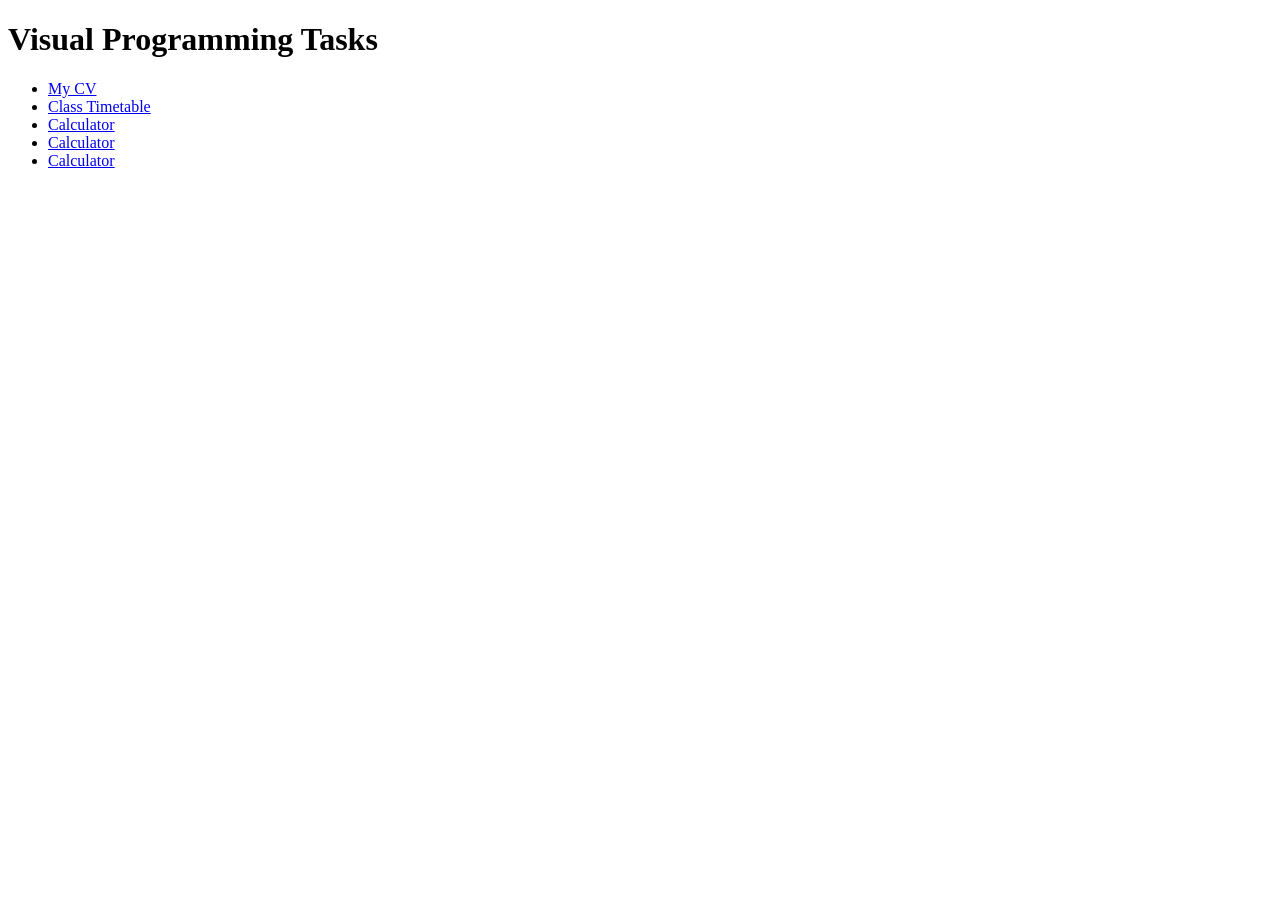
<file: index.html>
<!DOCTYPE html>
<html>
<head>
    <title>Visual Programming Task</title>
</head>
<body>

<h1> Visual Programming Tasks</h1>

<ul>
    <li><a href="cv.html">My CV</a></li>
    <li><a href="timetable.html">Class Timetable</a></li>
    <li><a href="calculator.html">Calculator</a></li>
     <li><a href="fbLoginPage.html">Calculator</a></li>
     <li><a href="fbhomepage.html">Calculator</a></li>
</ul>

</body>
</html>
</file>
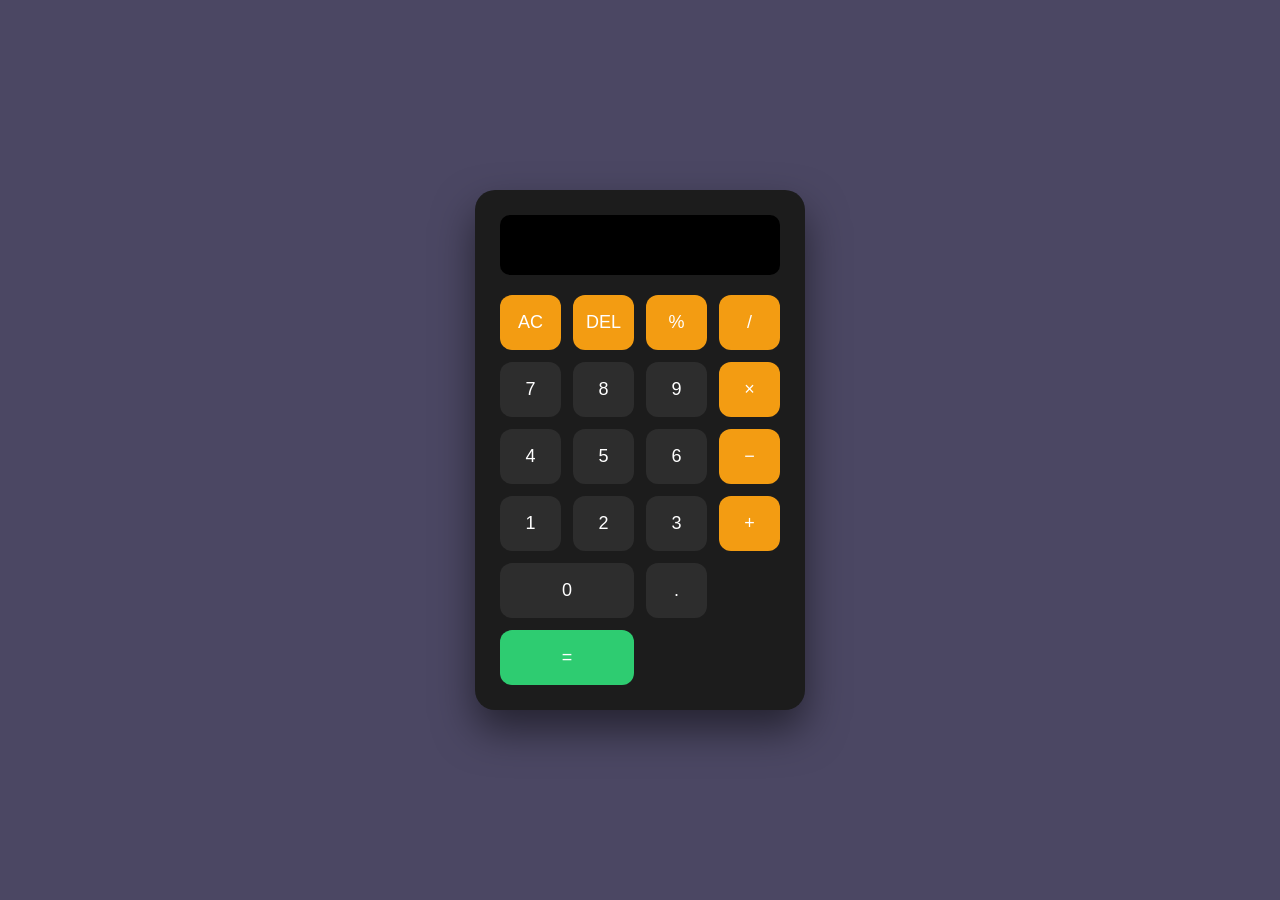
<file: calculator.html>
<!DOCTYPE html>
<html>
<head>
    <title>Calculator</title>
    <link rel="stylesheet" href="calculator.css">
</head>
<body>

<div class="calculator">
    <div class="display"></div>

    <div class="buttons">
        <button class="operator">AC</button>
        <button class="operator">DEL</button>
        <button class="operator">%</button>
        <button class="operator">/</button>

        <button class="number">7</button>
        <button class="number">8</button>
        <button class="number">9</button>
        <button class="operator">×</button>

        <button class="number">4</button>
        <button class="number">5</button>
        <button class="number">6</button>
        <button class="operator">−</button>

        <button class="number">1</button>
        <button class="number">2</button>
        <button class="number">3</button>
        <button class="operator">+</button>

        <button class="number zero">0</button>
        <button class="number">.</button>
        <button class="equal">=</button>
    </div>
</div>

</body>
</html>
</file>
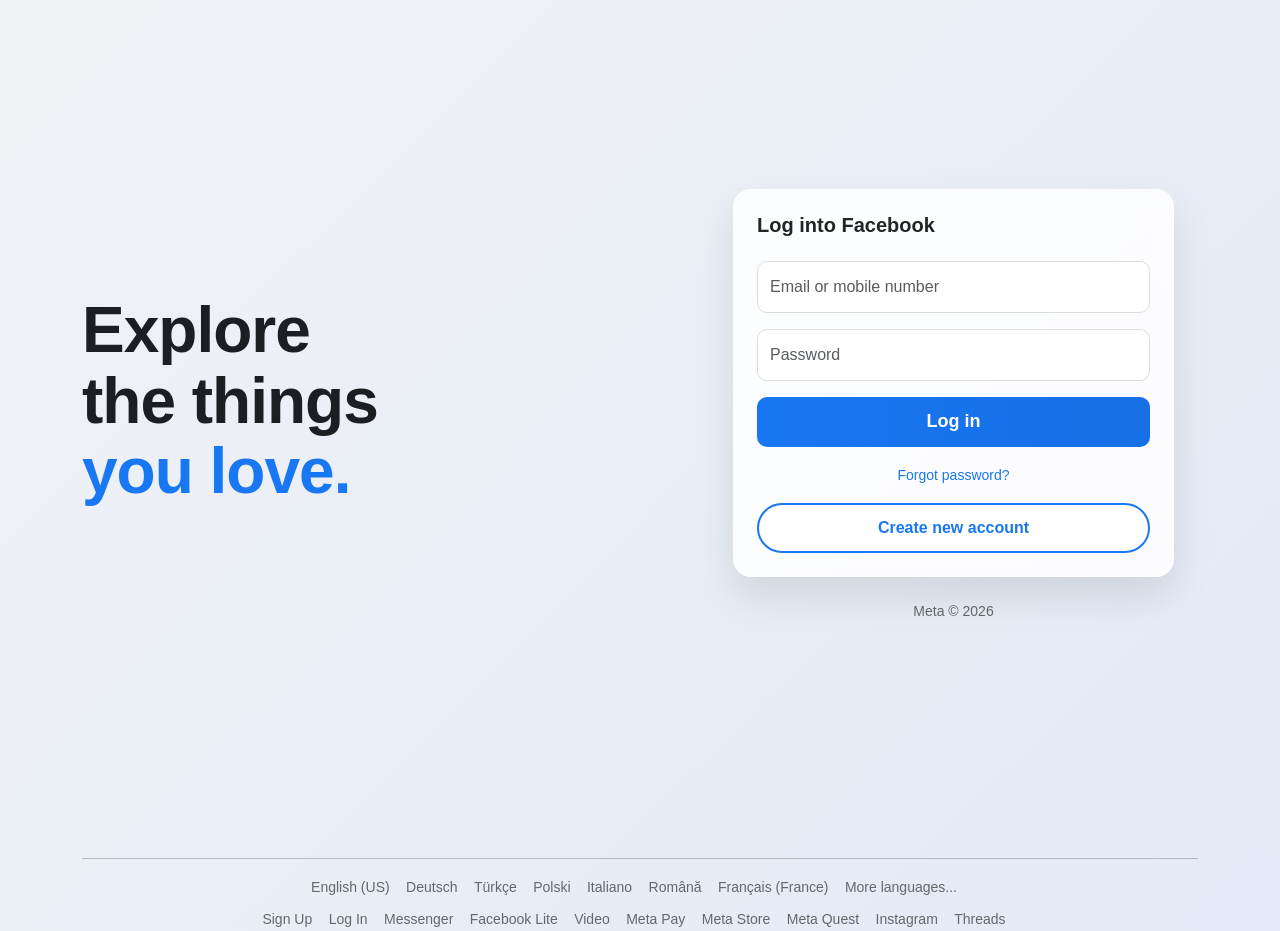
<file: fbLoginPage.html>
<!DOCTYPE html>
<html lang="en">
<head>
  <meta charset="UTF-8">
  <title>Facebook Log In Page</title>
  <meta name="viewport" content="width=device-width, initial-scale=1">

  <!-- Bootstrap 5 -->
  <link href="https://cdn.jsdelivr.net/npm/bootstrap@5.3.2/dist/css/bootstrap.min.css" rel="stylesheet">

  <!-- Custom CSS -->
  <link rel="stylesheet" href="fbLoginPage.css">
</head>
<body>

<div class="container main-container d-flex align-items-center">
  <div class="row w-100 align-items-center">

    <!-- LEFT SIDE -->
    <div class="col-lg-6 left-content">
      <h1>
        Explore <br>
        the things <br>
        <span>you love.</span>
      </h1>
    </div>

    <!-- RIGHT SIDE -->
    <div class="col-lg-5 offset-lg-1">
      <div class="card login-card p-4">
        <h5 class="mb-4 fw-bold">Log into Facebook</h5>

        <form>
          <div class="mb-3">
            <input type="text" class="form-control" placeholder="Email or mobile number">
          </div>

          <div class="mb-3">
            <input type="password" class="form-control" placeholder="Password">
          </div>

          <div class="d-grid mb-3">
            <button class="btn login-btn">Log in</button>
          </div>

          <div class="text-center mb-3">
            <a href="#" class="forgot-link">Forgot password?</a>
          </div>

          <div class="d-grid">
            <button class="btn create-btn">Create new account</button>
          </div>
        </form>
      </div>

      <div class="text-center mt-4 meta">
        Meta © 2026
      </div>
    </div>

  </div>
</div>

<!-- FOOTER -->
<div class="container mt-5">
  <hr>
  <div class="footer-links text-center mb-2">
    <a href="#">English (US)</a>
    <a href="#">Deutsch</a>
    <a href="#">Türkçe</a>
    <a href="#">Polski</a>
    <a href="#">Italiano</a>
    <a href="#">Română</a>
    <a href="#">Français (France)</a>
    <a href="#">More languages...</a>
  </div>

  <div class="footer-links text-center">
    <a href="#">Sign Up</a>
    <a href="#">Log In</a>
    <a href="#">Messenger</a>
    <a href="#">Facebook Lite</a>
    <a href="#">Video</a>
    <a href="#">Meta Pay</a>
    <a href="#">Meta Store</a>
    <a href="#">Meta Quest</a>
    <a href="#">Instagram</a>
    <a href="#">Threads</a>
  </div>
</div>

</body>
</html>
</file>
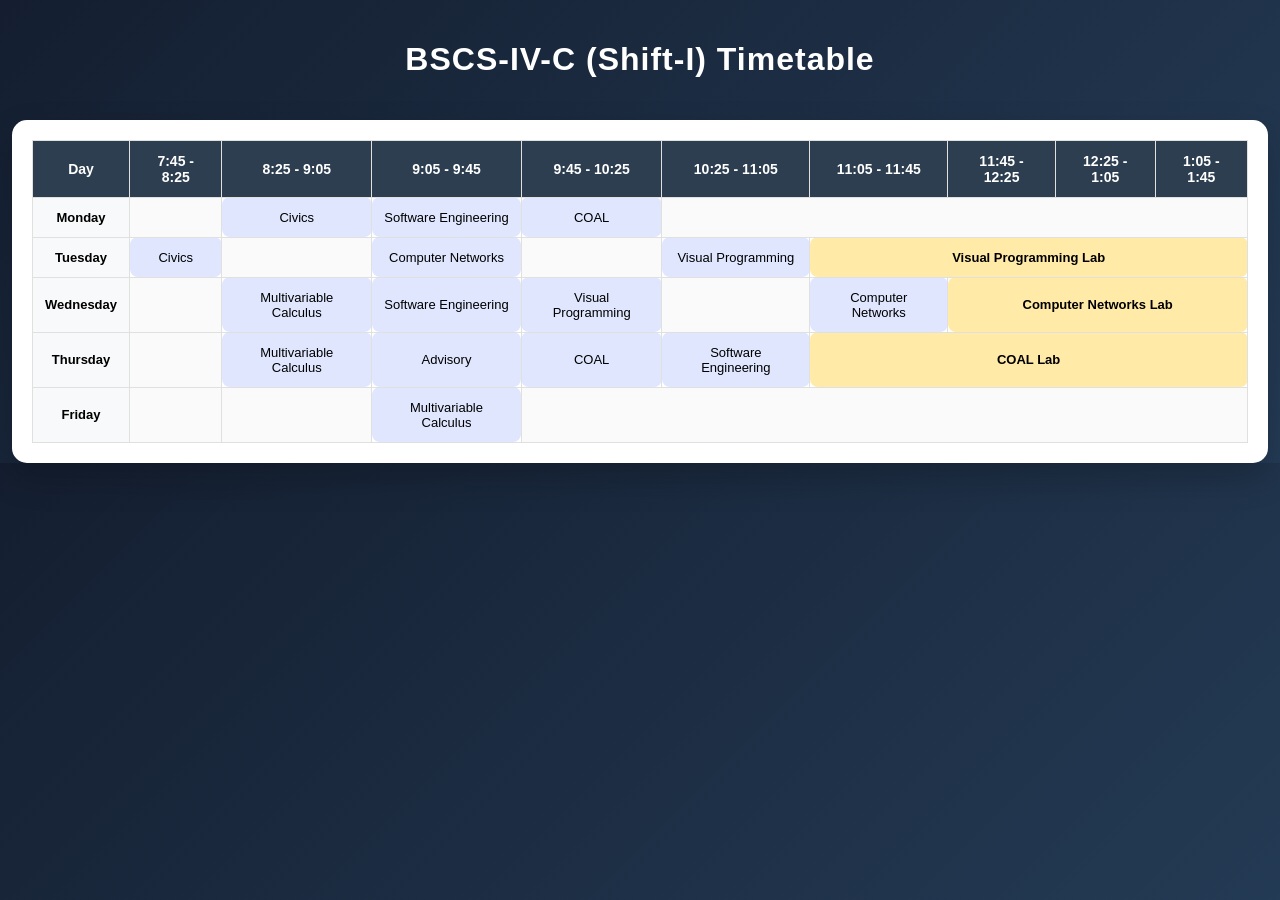
<file: timetable.html>
<!DOCTYPE html>
<html>
<head>
    <title>BSCS-IV-C Timetable</title>
    <link rel="stylesheet" href="timetable.css">
</head>
<body>

<h1>BSCS-IV-C (Shift-I) Timetable</h1>

<div class="container">
<table>
    <tr>
        <th>Day</th>
        <th>7:45 - 8:25</th>
        <th>8:25 - 9:05</th>
        <th>9:05 - 9:45</th>
        <th>9:45 - 10:25</th>
        <th>10:25 - 11:05</th>
        <th>11:05 - 11:45</th>
        <th>11:45 - 12:25</th>
        <th>12:25 - 1:05</th>
        <th>1:05 - 1:45</th>
    </tr>

    <tr>
        <td class="day">Monday</td>
        <td class="empty"></td>
        <td class="subject">Civics</td>
        <td class="subject">Software Engineering</td>
        <td class="subject">COAL</td>
        <td colspan="5" class="empty"></td>
    </tr>

    <tr>
        <td class="day">Tuesday</td>
        <td class="subject">Civics</td>
        <td class="empty"></td>
        <td class="subject">Computer Networks</td>
        <td class="empty"></td>
        <td class="subject">Visual Programming</td>
        <td colspan="4" class="lab">Visual Programming Lab</td>
    </tr>

    <tr>
        <td class="day">Wednesday</td>
        <td class="empty"></td>
        <td class="subject">Multivariable Calculus</td>
        <td class="subject">Software Engineering</td>
        <td class="subject">Visual Programming</td>
        <td class="empty"></td>
        <td class="subject">Computer Networks</td>
        <td colspan="3" class="lab">Computer Networks Lab</td>
    </tr>

    <tr>
        <td class="day">Thursday</td>
        <td class="empty"></td>
        <td class="subject">Multivariable Calculus</td>
        <td class="subject">Advisory</td>
        <td class="subject">COAL</td>
        <td class="subject">Software Engineering</td>
        <td colspan="4" class="lab">COAL Lab</td>
    </tr>

    <tr>
        <td class="day">Friday</td>
        <td class="empty"></td>
        <td class="empty"></td>
        <td class="subject">Multivariable Calculus</td>
        <td colspan="6" class="empty"></td>
    </tr>

</table>
</div>

</body>
</html>
</file>
<file: calculator.css>
body {
    margin: 0;
    height: 100vh;
    display: flex;
    justify-content: center;
    align-items: center;
    background: #4b4763;
    font-family: Arial, sans-serif;
}

.calculator {
    background: #1c1c1c;
    padding: 25px;
    border-radius: 20px;
    box-shadow: 0 20px 40px rgba(0,0,0,0.5);
    width: 280px;
}

.display {
    background: #000;
    height: 60px;
    border-radius: 10px;
    margin-bottom: 20px;
}

.buttons {
    display: grid;
    grid-template-columns: repeat(4, 1fr);
    gap: 12px;
}

button {
    height: 55px;
    border: none;
    border-radius: 12px;
    font-size: 18px;
    cursor: pointer;
    color: white;
}

.number {
    background: #2d2d2d;
}

.operator {
    background: #f39c12;
}

.equal {
    background: #2ecc71;
    grid-column: span 2;
}

.zero {
    grid-column: span 2;
}

button:active {
    transform: scale(0.95);
}
</file>
<file: fbLoginPage.css>
body {
  background: linear-gradient(135deg,#f0f2f5,#e4e9f7);
  font-family: 'Segoe UI', Helvetica, Arial, sans-serif;
  overflow-x: hidden;
}

.main-container {
  min-height: 90vh;
}

/* LEFT SIDE */
.left-content h1 {
  font-size: 64px;
  font-weight: 800;
  color: #1c1e21;
  line-height: 1.1;
  letter-spacing: -1px;
}

.left-content span {
  color: #1877f2;
}

/* LOGIN CARD */
.login-card {
  border-radius: 18px;
  border: none;
  backdrop-filter: blur(10px);
  background: rgba(255,255,255,0.85);
  box-shadow: 0 20px 40px rgba(0,0,0,0.1);
  transition: 0.3s ease;
}

.login-card:hover {
  transform: translateY(-5px);
  box-shadow: 0 25px 50px rgba(0,0,0,0.15);
}

.login-card input {
  height: 52px;
  font-size: 16px;
  border-radius: 10px;
  border: 1px solid #ddd;
  transition: 0.2s;
}

.login-card input:focus {
  border-color: #1877f2;
  box-shadow: 0 0 0 3px rgba(24,119,242,0.15);
}

.login-btn {
  background: linear-gradient(90deg,#1877f2,#166fe5);
  color: white;
  height: 50px;
  font-weight: 600;
  font-size: 18px;
  border-radius: 10px;
  border: none;
  transition: 0.3s ease;
}

.login-btn:hover {
  transform: scale(1.02);
  box-shadow: 0 8px 20px rgba(24,119,242,0.4);
}

.create-btn {
  border: 2px solid #1877f2;
  color: #1877f2;
  height: 50px;
  font-weight: 600;
  border-radius: 30px;
  background: white;
  transition: 0.3s ease;
}

.create-btn:hover {
  background-color: #1877f2;
  color: white;
  box-shadow: 0 8px 20px rgba(24,119,242,0.3);
}

.forgot-link {
  text-decoration: none;
  font-size: 14px;
  color: #1877f2;
}

.forgot-link:hover {
  text-decoration: underline;
}

/* FOOTER */
.footer-links a {
  color: #65676b;
  font-size: 14px;
  text-decoration: none;
  margin-right: 12px;
  transition: 0.2s;
}

.footer-links a:hover {
  color: #1877f2;
}

.meta {
  font-size: 14px;
  color: #65676b;
}

@media (max-width: 992px) {
  .left-content {
    text-align: center;
    margin-bottom: 40px;
  }

  .left-content h1 {
    font-size: 42px;
  }
}
</file>
<file: timetable.css>
body {
    margin: 0;
    font-family: 'Segoe UI', sans-serif;
    background: linear-gradient(135deg, #141e30, #243b55);
}

h1 {
    text-align: center;
    color: white;
    padding: 20px;
    letter-spacing: 1px;
}

.container {
    width: 95%;
    margin: auto;
    background: white;
    padding: 20px;
    border-radius: 15px;
    box-shadow: 0 15px 35px rgba(0,0,0,0.2);
    overflow-x: auto;
}

table {
    width: 100%;
    border-collapse: collapse;
    text-align: center;
}

th {
    background: #2c3e50;
    color: white;
    padding: 12px;
    font-size: 14px;
}

td {
    padding: 12px;
    font-size: 13px;
    transition: 0.3s ease;
}

tr:hover td {
    background-color: #f1f2f6;
}

.day {
    font-weight: bold;
    background: #f8f9fa;
}

.subject {
    background: #dfe6fd;
    border-radius: 8px;
}

.lab {
    background: #ffeaa7;
    font-weight: bold;
    border-radius: 8px;
}

.empty {
    background: #fafafa;
}

td, th {
    border: 1px solid #e0e0e0;
}

@media screen and (max-width: 768px) {
    th, td {
        font-size: 10px;
        padding: 8px;
    }
}
</file>
